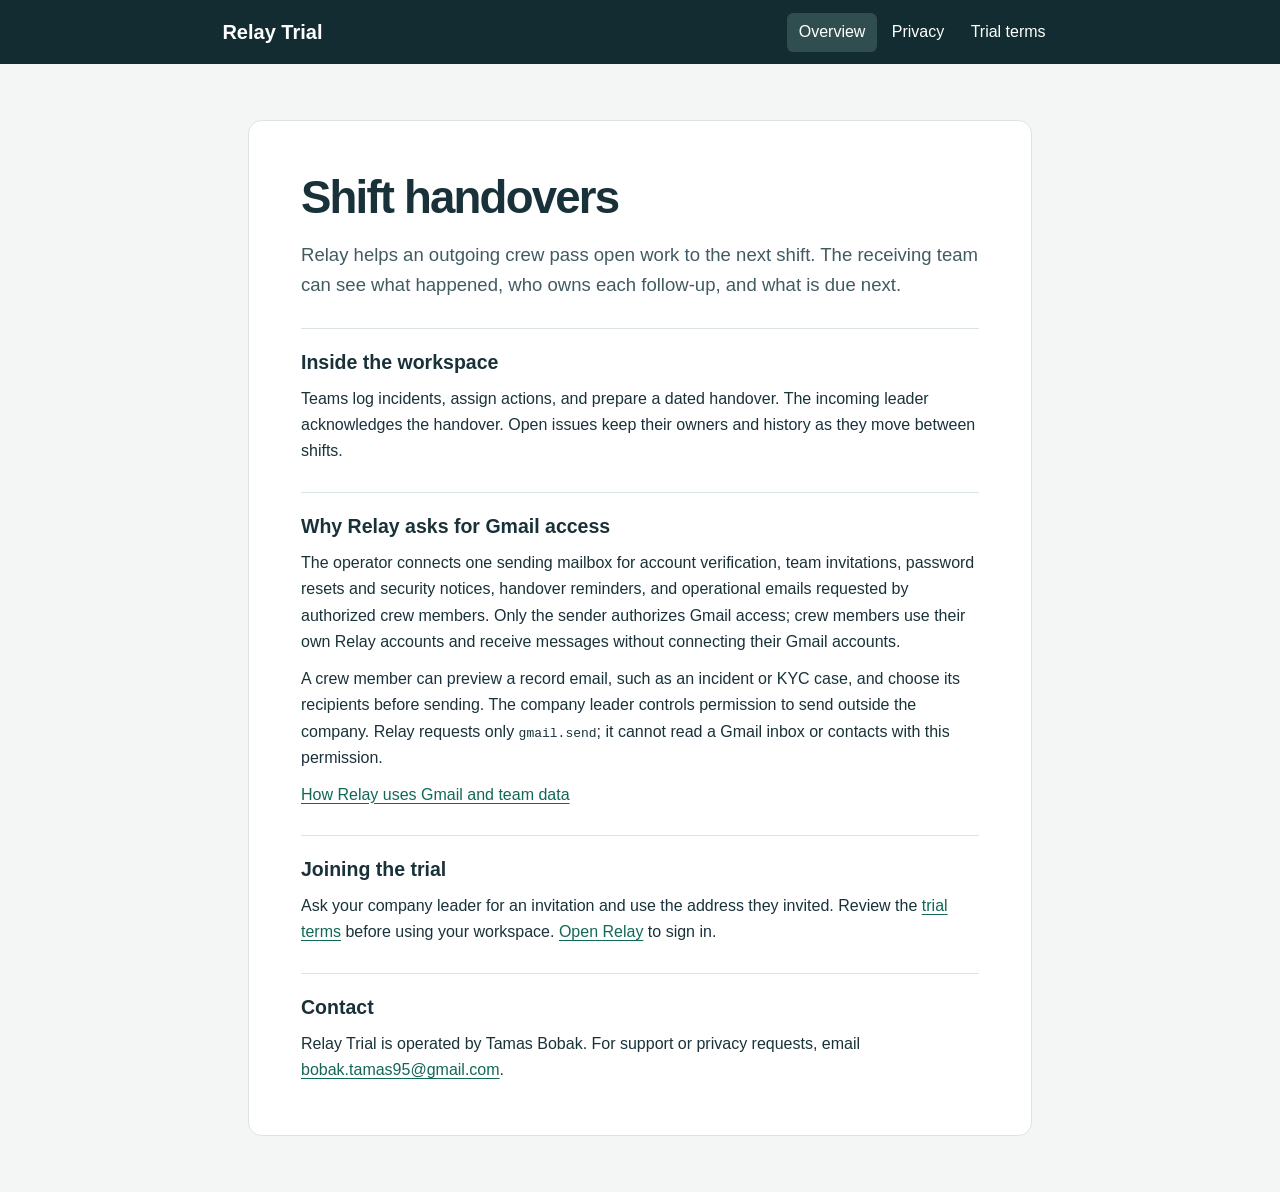
<file: index.html>
<!doctype html>
<html lang="en">
<head>
  <meta charset="utf-8">
  <meta name="viewport" content="width=device-width, initial-scale=1">
  <title>Shift handovers | Relay Trial</title>
  <link rel="stylesheet" href="relay.css">
  <meta name="google-site-verification" content="M1muZo5Bbd-85BDLf1Q3bXfOiA6br3Kdh0fzfEWYg6s" />
</head>
<body>
  <header>
    <div class="bar">
      <a class="brand" href="index.html">Relay Trial</a>
      <nav aria-label="Information"><a href="index.html" aria-current="page">Overview</a> <a href="privacy.html">Privacy</a> <a href="terms.html">Trial terms</a></nav>
    </div>
  </header>
  <main>
    <h1>Shift handovers</h1>
    <p class="lead">Relay helps an outgoing crew pass open work to the next shift. The receiving team can see what happened, who owns each follow-up, and what is due next.</p>
    <section>
      <h2>Inside the workspace</h2>
      <p>Teams log incidents, assign actions, and prepare a dated handover. The incoming leader acknowledges the handover. Open issues keep their owners and history as they move between shifts.</p>
    </section>
    <section>
      <h2>Why Relay asks for Gmail access</h2>
      <p>The operator connects one sending mailbox for account verification, team invitations, password resets and security notices, handover reminders, and operational emails requested by authorized crew members. Only the sender authorizes Gmail access; crew members use their own Relay accounts and receive messages without connecting their Gmail accounts.</p>
      <p>A crew member can preview a record email, such as an incident or KYC case, and choose its recipients before sending. The company leader controls permission to send outside the company. Relay requests only <code>gmail.send</code>; it cannot read a Gmail inbox or contacts with this permission.</p>
      <p><a href="privacy.html">How Relay uses Gmail and team data</a></p>
    </section>
    <section>
      <h2>Joining the trial</h2>
      <p>Ask your company leader for an invitation and use the address they invited. Review the <a href="terms.html">trial terms</a> before using your workspace. <a href="https://relay-pilot.onrender.com">Open Relay</a> to sign in.</p>
    </section>
    <section>
      <h2>Contact</h2>
      <p>Relay Trial is operated by Tamas Bobak. For support or privacy requests, email <a href="mailto:bobak.tamas95@gmail.com">bobak.tamas95@gmail.com</a>.</p>
    </section>
  </main>
</body>
</html>
</file>
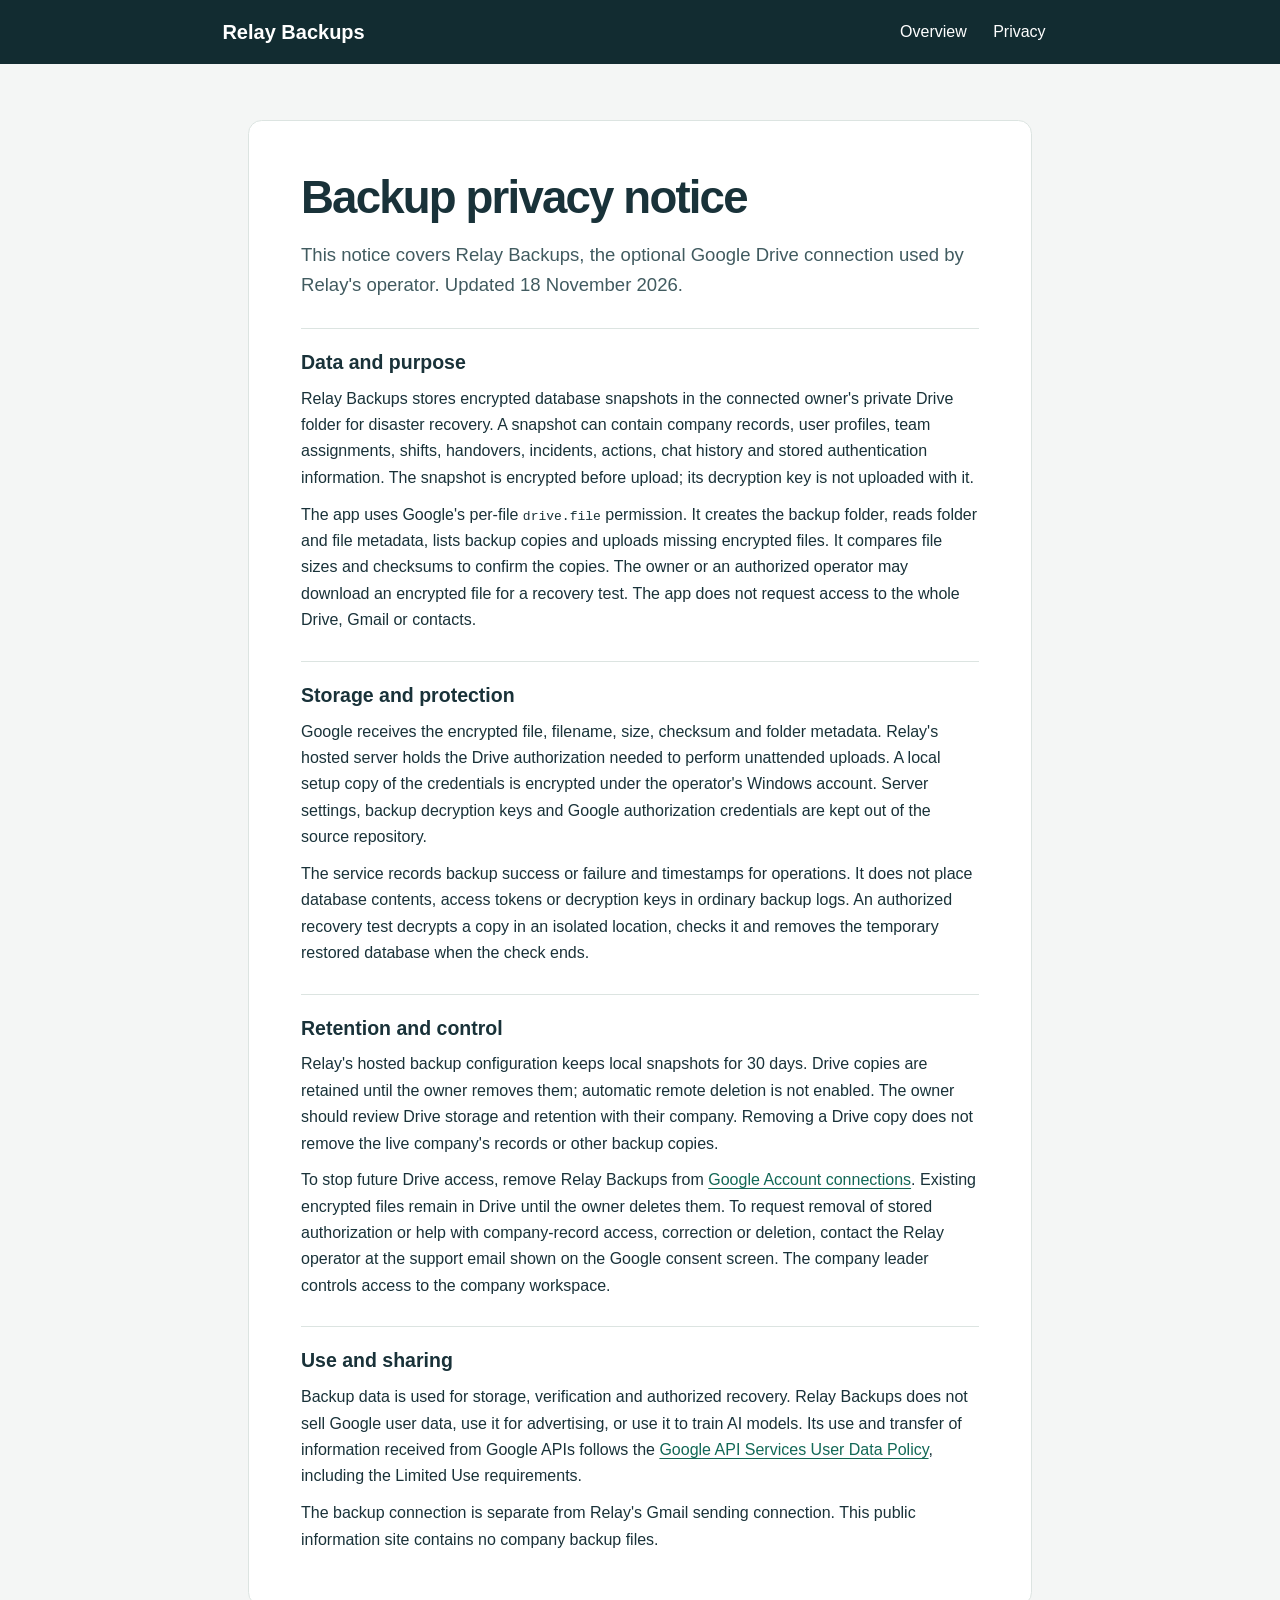
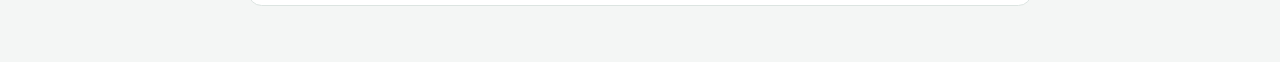
<file: backups-privacy.html>
<!doctype html>
<html lang="en"><head><meta charset="utf-8"><meta name="viewport" content="width=device-width, initial-scale=1"><title>Privacy | Relay Backups</title><link rel="stylesheet" href="relay.css"></head>
<body><header><div class="bar"><a class="brand" href="backups.html">Relay Backups</a><nav aria-label="Backup information"><a href="backups.html">Overview</a><a href="backups-privacy.html">Privacy</a></nav></div></header><main>
<h1>Backup privacy notice</h1><p class="lead">This notice covers Relay Backups, the optional Google Drive connection used by Relay's operator. Updated 18 November 2026.</p>
<section><h2>Data and purpose</h2><p>Relay Backups stores encrypted database snapshots in the connected owner's private Drive folder for disaster recovery. A snapshot can contain company records, user profiles, team assignments, shifts, handovers, incidents, actions, chat history and stored authentication information. The snapshot is encrypted before upload; its decryption key is not uploaded with it.</p><p>The app uses Google's per-file <code>drive.file</code> permission. It creates the backup folder, reads folder and file metadata, lists backup copies and uploads missing encrypted files. It compares file sizes and checksums to confirm the copies. The owner or an authorized operator may download an encrypted file for a recovery test. The app does not request access to the whole Drive, Gmail or contacts.</p></section>
<section><h2>Storage and protection</h2><p>Google receives the encrypted file, filename, size, checksum and folder metadata. Relay's hosted server holds the Drive authorization needed to perform unattended uploads. A local setup copy of the credentials is encrypted under the operator's Windows account. Server settings, backup decryption keys and Google authorization credentials are kept out of the source repository.</p><p>The service records backup success or failure and timestamps for operations. It does not place database contents, access tokens or decryption keys in ordinary backup logs. An authorized recovery test decrypts a copy in an isolated location, checks it and removes the temporary restored database when the check ends.</p></section>
<section><h2>Retention and control</h2><p>Relay's hosted backup configuration keeps local snapshots for 30 days. Drive copies are retained until the owner removes them; automatic remote deletion is not enabled. The owner should review Drive storage and retention with their company. Removing a Drive copy does not remove the live company's records or other backup copies.</p><p>To stop future Drive access, remove Relay Backups from <a href="https://myaccount.google.com/connections">Google Account connections</a>. Existing encrypted files remain in Drive until the owner deletes them. To request removal of stored authorization or help with company-record access, correction or deletion, contact the Relay operator at the support email shown on the Google consent screen. The company leader controls access to the company workspace.</p></section>
<section><h2>Use and sharing</h2><p>Backup data is used for storage, verification and authorized recovery. Relay Backups does not sell Google user data, use it for advertising, or use it to train AI models. Its use and transfer of information received from Google APIs follows the <a href="https://developers.google.com/terms/api-services-user-data-policy">Google API Services User Data Policy</a>, including the Limited Use requirements.</p><p>The backup connection is separate from Relay's Gmail sending connection. This public information site contains no company backup files.</p></section>
</main></body></html>
</file>
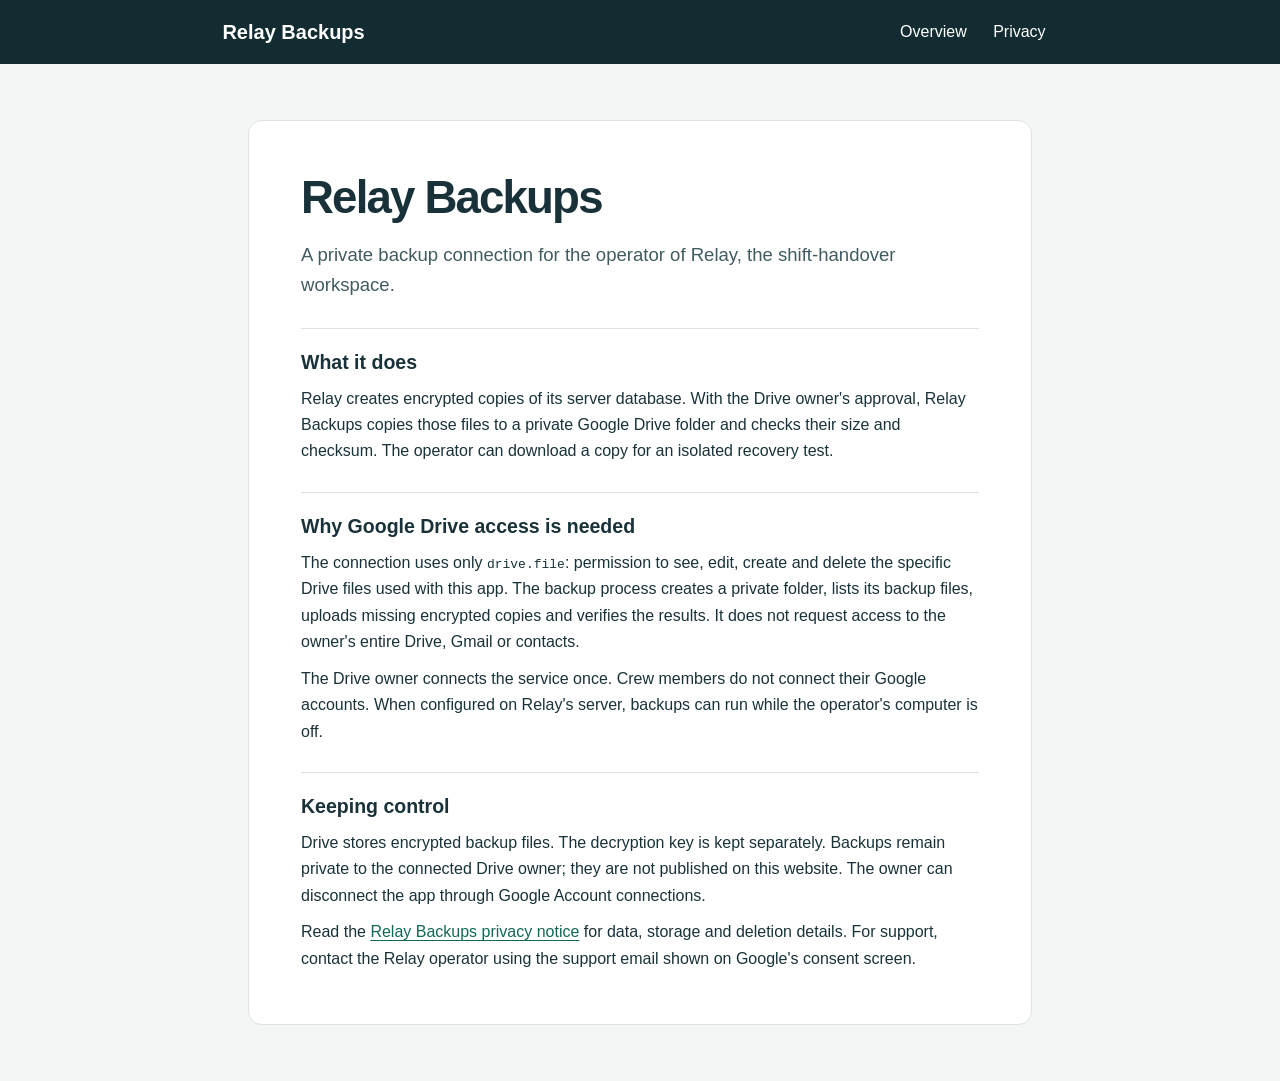
<file: backups.html>
<!doctype html>
<html lang="en"><head><meta charset="utf-8"><meta name="viewport" content="width=device-width, initial-scale=1"><title>Encrypted offsite copies | Relay Backups</title><link rel="stylesheet" href="relay.css"></head>
<body><header><div class="bar"><a class="brand" href="backups.html">Relay Backups</a><nav aria-label="Backup information"><a href="backups.html">Overview</a><a href="backups-privacy.html">Privacy</a></nav></div></header><main>
<h1>Relay Backups</h1>
<p class="lead">A private backup connection for the operator of Relay, the shift-handover workspace.</p>
<section><h2>What it does</h2><p>Relay creates encrypted copies of its server database. With the Drive owner's approval, Relay Backups copies those files to a private Google Drive folder and checks their size and checksum. The operator can download a copy for an isolated recovery test.</p></section>
<section><h2>Why Google Drive access is needed</h2><p>The connection uses only <code>drive.file</code>: permission to see, edit, create and delete the specific Drive files used with this app. The backup process creates a private folder, lists its backup files, uploads missing encrypted copies and verifies the results. It does not request access to the owner's entire Drive, Gmail or contacts.</p><p>The Drive owner connects the service once. Crew members do not connect their Google accounts. When configured on Relay's server, backups can run while the operator's computer is off.</p></section>
<section><h2>Keeping control</h2><p>Drive stores encrypted backup files. The decryption key is kept separately. Backups remain private to the connected Drive owner; they are not published on this website. The owner can disconnect the app through Google Account connections.</p><p>Read the <a href="backups-privacy.html">Relay Backups privacy notice</a> for data, storage and deletion details. For support, contact the Relay operator using the support email shown on Google's consent screen.</p></section>
</main></body></html>
</file>
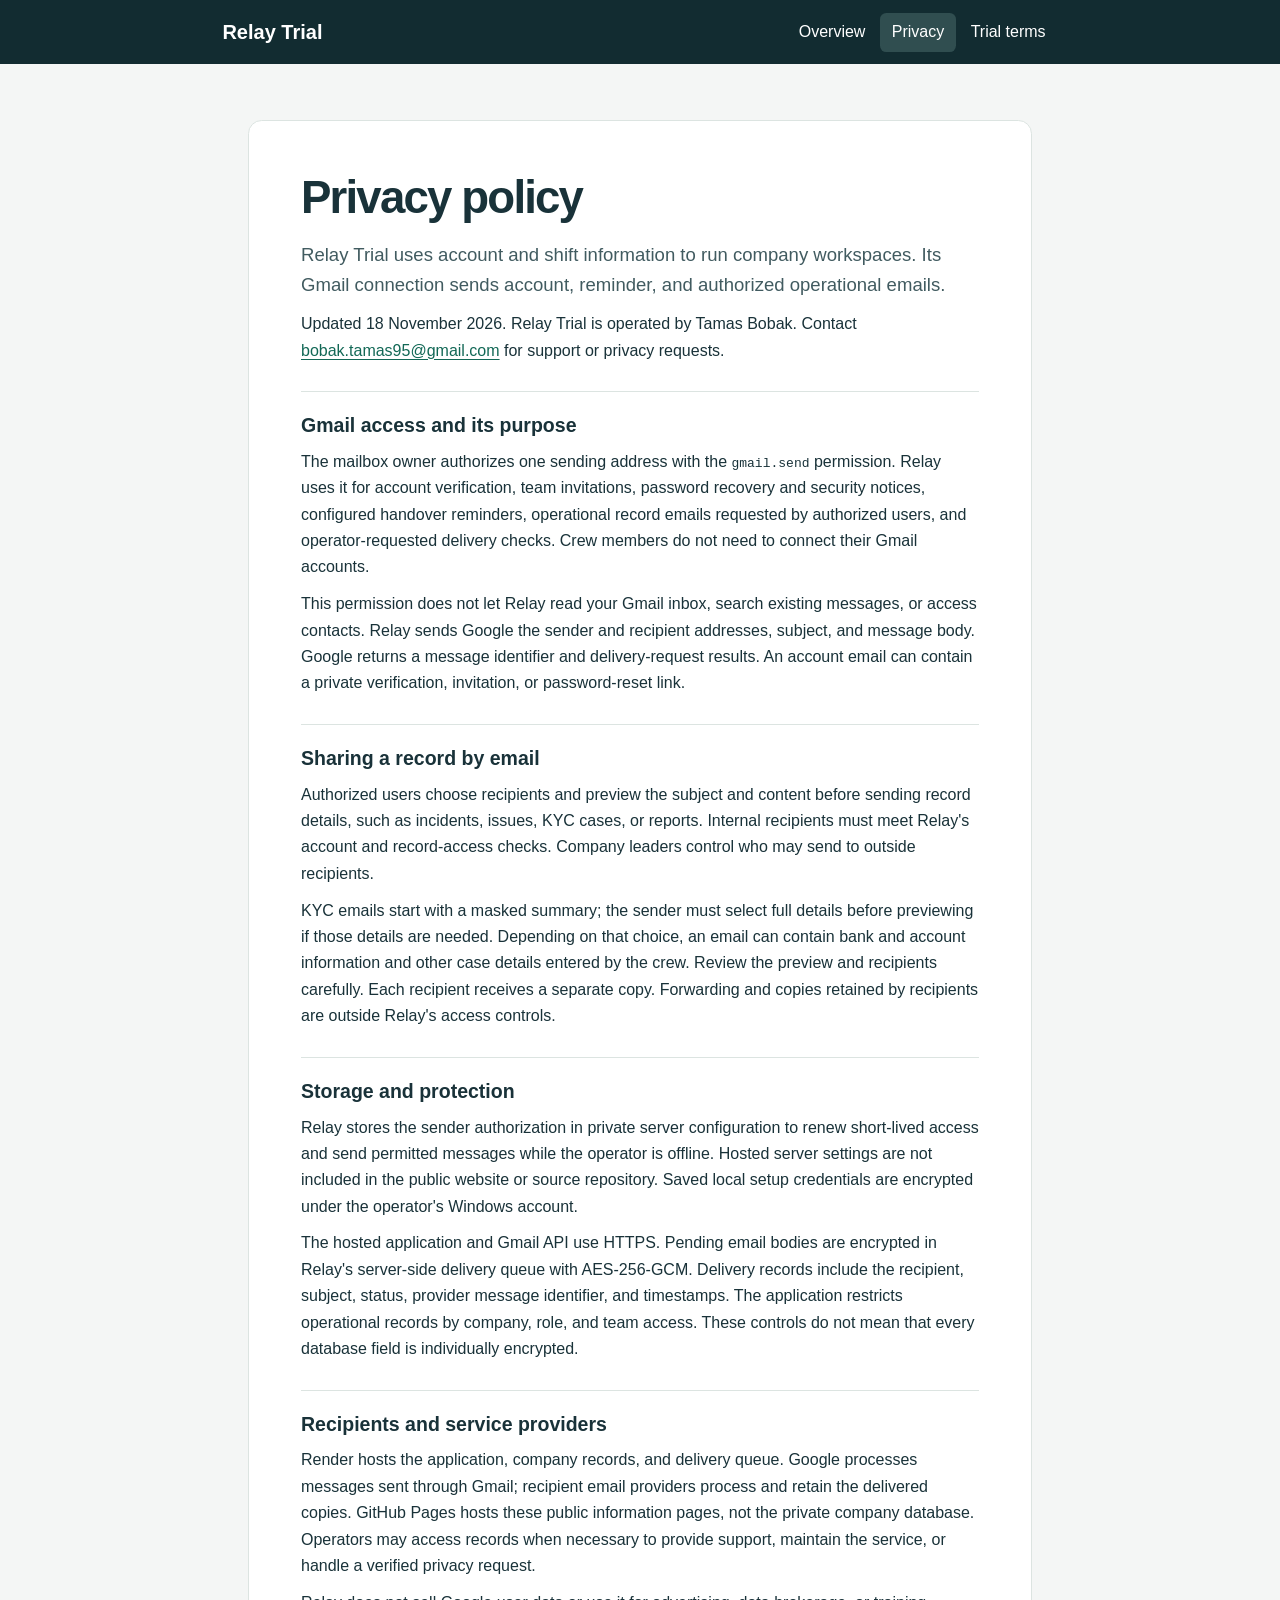
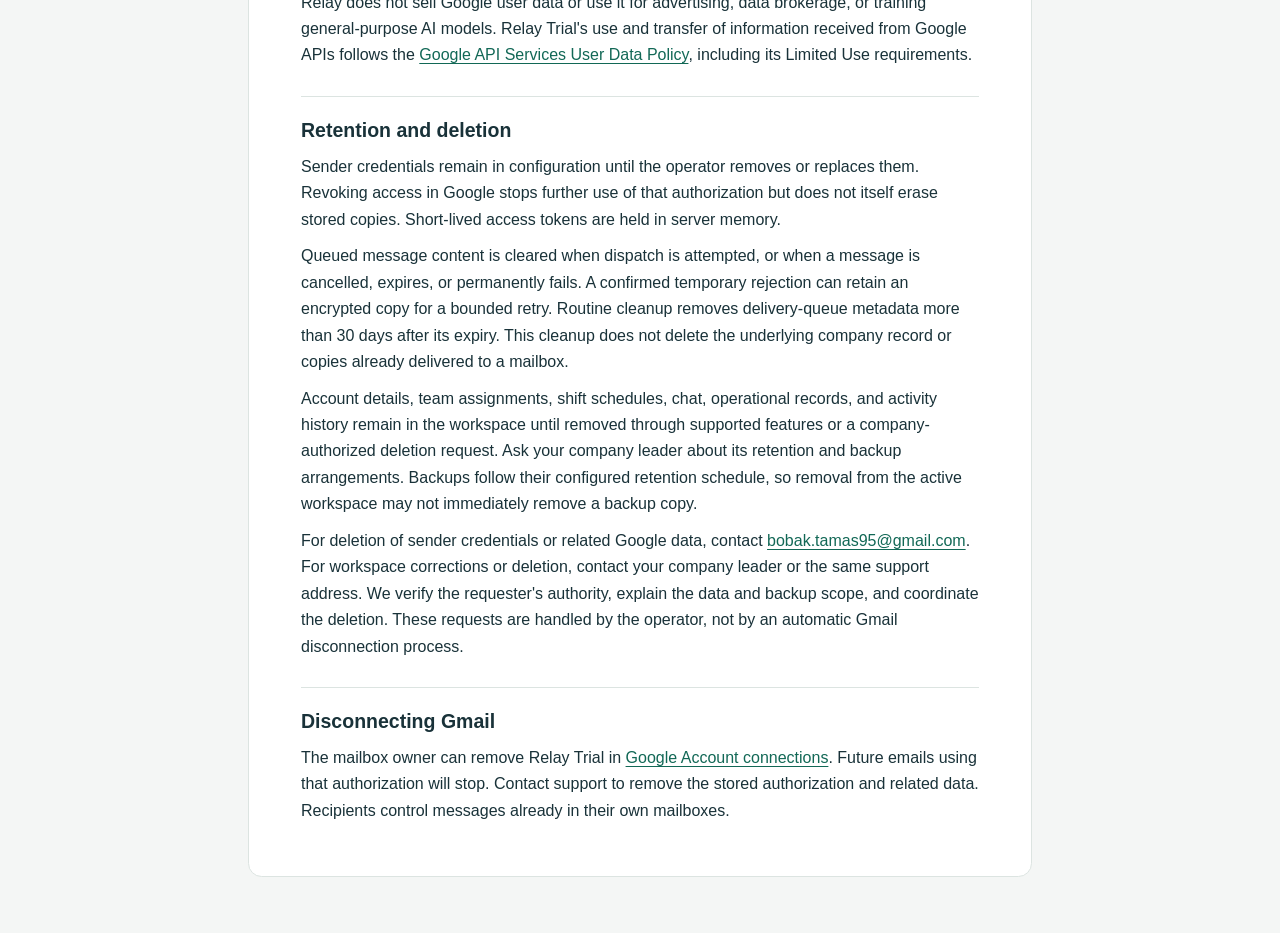
<file: privacy.html>
<!doctype html>
<html lang="en">
<head>
  <meta charset="utf-8">
  <meta name="viewport" content="width=device-width, initial-scale=1">
  <title>Privacy policy | Relay Trial</title>
  <link rel="stylesheet" href="relay.css">
</head>
<body>
  <header>
    <div class="bar">
      <a class="brand" href="index.html">Relay Trial</a>
      <nav aria-label="Information"><a href="index.html">Overview</a> <a href="privacy.html" aria-current="page">Privacy</a> <a href="terms.html">Trial terms</a></nav>
    </div>
  </header>
  <main>
    <h1>Privacy policy</h1>
    <p class="lead">Relay Trial uses account and shift information to run company workspaces. Its Gmail connection sends account, reminder, and authorized operational emails.</p>
    <p>Updated 18 November 2026. Relay Trial is operated by Tamas Bobak. Contact <a href="mailto:bobak.tamas95@gmail.com">bobak.tamas95@gmail.com</a> for support or privacy requests.</p>
    <section>
      <h2>Gmail access and its purpose</h2>
      <p>The mailbox owner authorizes one sending address with the <code>gmail.send</code> permission. Relay uses it for account verification, team invitations, password recovery and security notices, configured handover reminders, operational record emails requested by authorized users, and operator-requested delivery checks. Crew members do not need to connect their Gmail accounts.</p>
      <p>This permission does not let Relay read your Gmail inbox, search existing messages, or access contacts. Relay sends Google the sender and recipient addresses, subject, and message body. Google returns a message identifier and delivery-request results. An account email can contain a private verification, invitation, or password-reset link.</p>
    </section>
    <section>
      <h2>Sharing a record by email</h2>
      <p>Authorized users choose recipients and preview the subject and content before sending record details, such as incidents, issues, KYC cases, or reports. Internal recipients must meet Relay's account and record-access checks. Company leaders control who may send to outside recipients.</p>
      <p>KYC emails start with a masked summary; the sender must select full details before previewing if those details are needed. Depending on that choice, an email can contain bank and account information and other case details entered by the crew. Review the preview and recipients carefully. Each recipient receives a separate copy. Forwarding and copies retained by recipients are outside Relay's access controls.</p>
    </section>
    <section>
      <h2>Storage and protection</h2>
      <p>Relay stores the sender authorization in private server configuration to renew short-lived access and send permitted messages while the operator is offline. Hosted server settings are not included in the public website or source repository. Saved local setup credentials are encrypted under the operator's Windows account.</p>
      <p>The hosted application and Gmail API use HTTPS. Pending email bodies are encrypted in Relay's server-side delivery queue with AES-256-GCM. Delivery records include the recipient, subject, status, provider message identifier, and timestamps. The application restricts operational records by company, role, and team access. These controls do not mean that every database field is individually encrypted.</p>
    </section>
    <section>
      <h2>Recipients and service providers</h2>
      <p>Render hosts the application, company records, and delivery queue. Google processes messages sent through Gmail; recipient email providers process and retain the delivered copies. GitHub Pages hosts these public information pages, not the private company database. Operators may access records when necessary to provide support, maintain the service, or handle a verified privacy request.</p>
      <p>Relay does not sell Google user data or use it for advertising, data brokerage, or training general-purpose AI models. Relay Trial's use and transfer of information received from Google APIs follows the <a href="https://developers.google.com/terms/api-services-user-data-policy">Google API Services User Data Policy</a>, including its Limited Use requirements.</p>
    </section>
    <section>
      <h2>Retention and deletion</h2>
      <p>Sender credentials remain in configuration until the operator removes or replaces them. Revoking access in Google stops further use of that authorization but does not itself erase stored copies. Short-lived access tokens are held in server memory.</p>
      <p>Queued message content is cleared when dispatch is attempted, or when a message is cancelled, expires, or permanently fails. A confirmed temporary rejection can retain an encrypted copy for a bounded retry. Routine cleanup removes delivery-queue metadata more than 30 days after its expiry. This cleanup does not delete the underlying company record or copies already delivered to a mailbox.</p>
      <p>Account details, team assignments, shift schedules, chat, operational records, and activity history remain in the workspace until removed through supported features or a company-authorized deletion request. Ask your company leader about its retention and backup arrangements. Backups follow their configured retention schedule, so removal from the active workspace may not immediately remove a backup copy.</p>
      <p>For deletion of sender credentials or related Google data, contact <a href="mailto:bobak.tamas95@gmail.com">bobak.tamas95@gmail.com</a>. For workspace corrections or deletion, contact your company leader or the same support address. We verify the requester's authority, explain the data and backup scope, and coordinate the deletion. These requests are handled by the operator, not by an automatic Gmail disconnection process.</p>
    </section>
    <section>
      <h2>Disconnecting Gmail</h2>
      <p>The mailbox owner can remove Relay Trial in <a href="https://myaccount.google.com/connections">Google Account connections</a>. Future emails using that authorization will stop. Contact support to remove the stored authorization and related data. Recipients control messages already in their own mailboxes.</p>
    </section>
  </main>
</body>
</html>
</file>
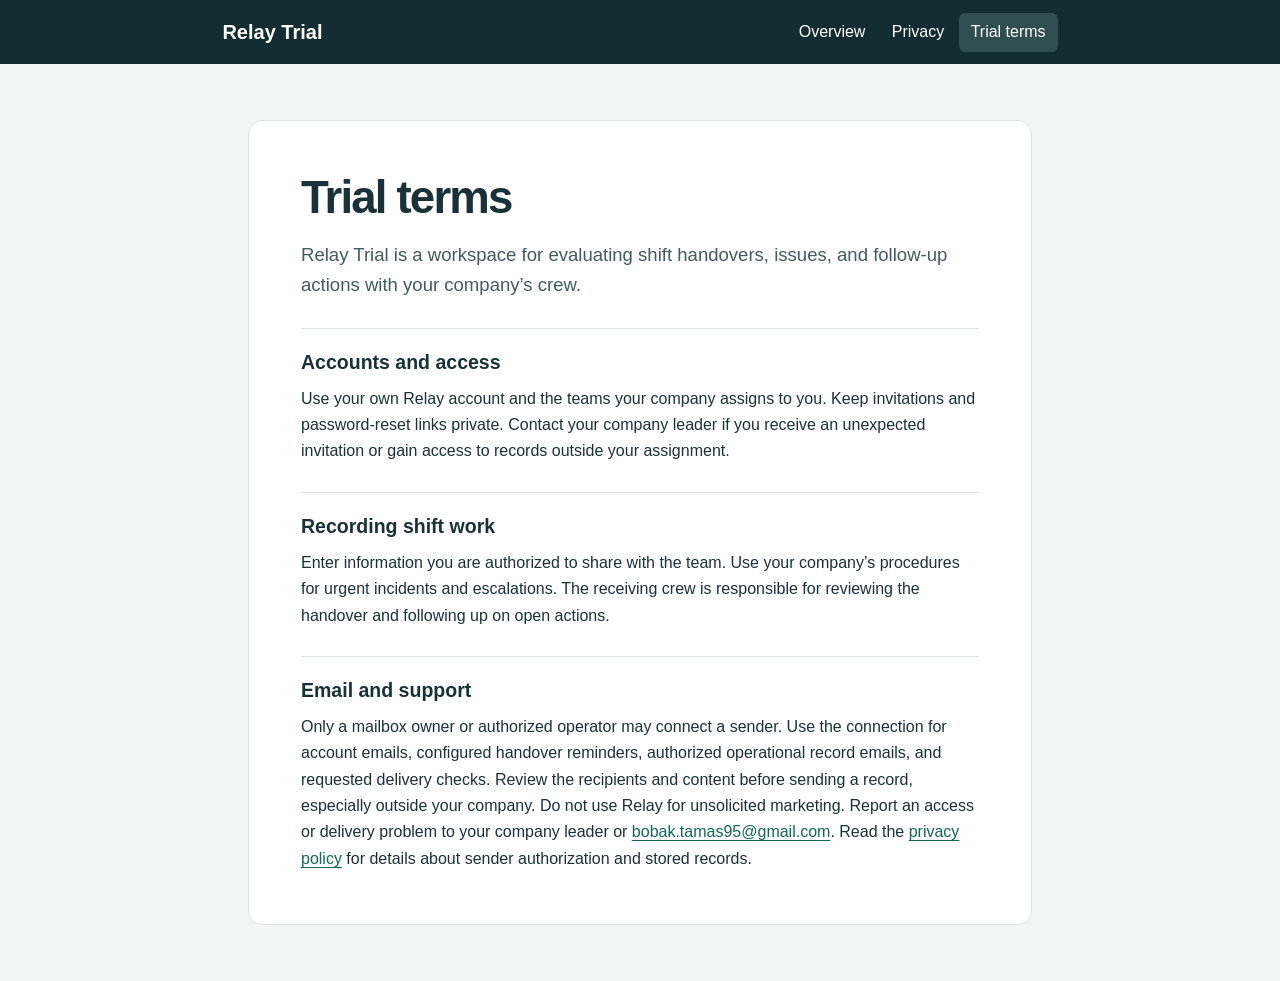
<file: terms.html>
<!doctype html>
<html lang="en">
<head>
  <meta charset="utf-8">
  <meta name="viewport" content="width=device-width, initial-scale=1">
  <title>Trial terms | Relay Trial</title>
  <link rel="stylesheet" href="relay.css">
</head>
<body>
  <header>
    <div class="bar">
      <a class="brand" href="index.html">Relay Trial</a>
      <nav aria-label="Information"><a href="index.html">Overview</a> <a href="privacy.html">Privacy</a> <a href="terms.html" aria-current="page">Trial terms</a></nav>
    </div>
  </header>
  <main>
    <h1>Trial terms</h1>
    <p class="lead">Relay Trial is a workspace for evaluating shift handovers, issues, and follow-up actions with your company’s crew.</p>
    <section>
      <h2>Accounts and access</h2>
      <p>Use your own Relay account and the teams your company assigns to you. Keep invitations and password-reset links private. Contact your company leader if you receive an unexpected invitation or gain access to records outside your assignment.</p>
    </section>
    <section>
      <h2>Recording shift work</h2>
      <p>Enter information you are authorized to share with the team. Use your company’s procedures for urgent incidents and escalations. The receiving crew is responsible for reviewing the handover and following up on open actions.</p>
    </section>
    <section>
      <h2>Email and support</h2>
      <p>Only a mailbox owner or authorized operator may connect a sender. Use the connection for account emails, configured handover reminders, authorized operational record emails, and requested delivery checks. Review the recipients and content before sending a record, especially outside your company. Do not use Relay for unsolicited marketing. Report an access or delivery problem to your company leader or <a href="mailto:bobak.tamas95@gmail.com">bobak.tamas95@gmail.com</a>. Read the <a href="privacy.html">privacy policy</a> for details about sender authorization and stored records.</p>
    </section>
  </main>
</body>
</html>
</file>
<file: relay.css>
:root { font-family: Inter, "Segoe UI", Arial, sans-serif; color: #193239; background: #f4f6f5; }
* { box-sizing: border-box; }
body { margin: 0; }
header { background: #122c31; color: white; }
.bar { max-width: 55rem; margin: auto; padding: .8rem 1.4rem; display: flex; align-items: center; justify-content: space-between; gap: .8rem 2rem; flex-wrap: wrap; }
.brand { font-weight: 700; font-size: 1.25rem; text-decoration: none; }
header a { color: white; }
nav { display: flex; flex-wrap: wrap; gap: .15rem; }
nav a { padding: .65rem .75rem; text-decoration: none; border-radius: .4rem; }
nav a[aria-current], nav a:hover { background: #304e50; }
main { margin: clamp(1rem, 5vw, 3.5rem) auto; width: min(49rem, calc(100% - 2rem)); padding: clamp(1.25rem, 5vw, 3.25rem); border: 1px solid #dce4e1; border-radius: .85rem; background: white; }
h1 { margin: 0; font-size: clamp(2rem, 5vw, 2.85rem); line-height: 1.1; letter-spacing: -.04em; }
h2 { margin: 0; font-size: 1.22rem; line-height: 1.35; }
p { line-height: 1.65; margin: .65rem 0 0; }
.lead { margin-top: 1rem; color: #415b60; font-size: 1.16rem; }
section { border-top: 1px solid #dce4e1; margin-top: 1.7rem; padding-top: 1.25rem; }
main a { color: #126856; text-underline-offset: .16em; }
a:focus-visible { outline: 3px solid #d79b22; outline-offset: 3px; }
@media (max-width: 28rem) { .bar { flex-direction: column; align-items: flex-start; gap: .25rem; } nav a:first-child { margin-left: -.75rem; } }
</file>
